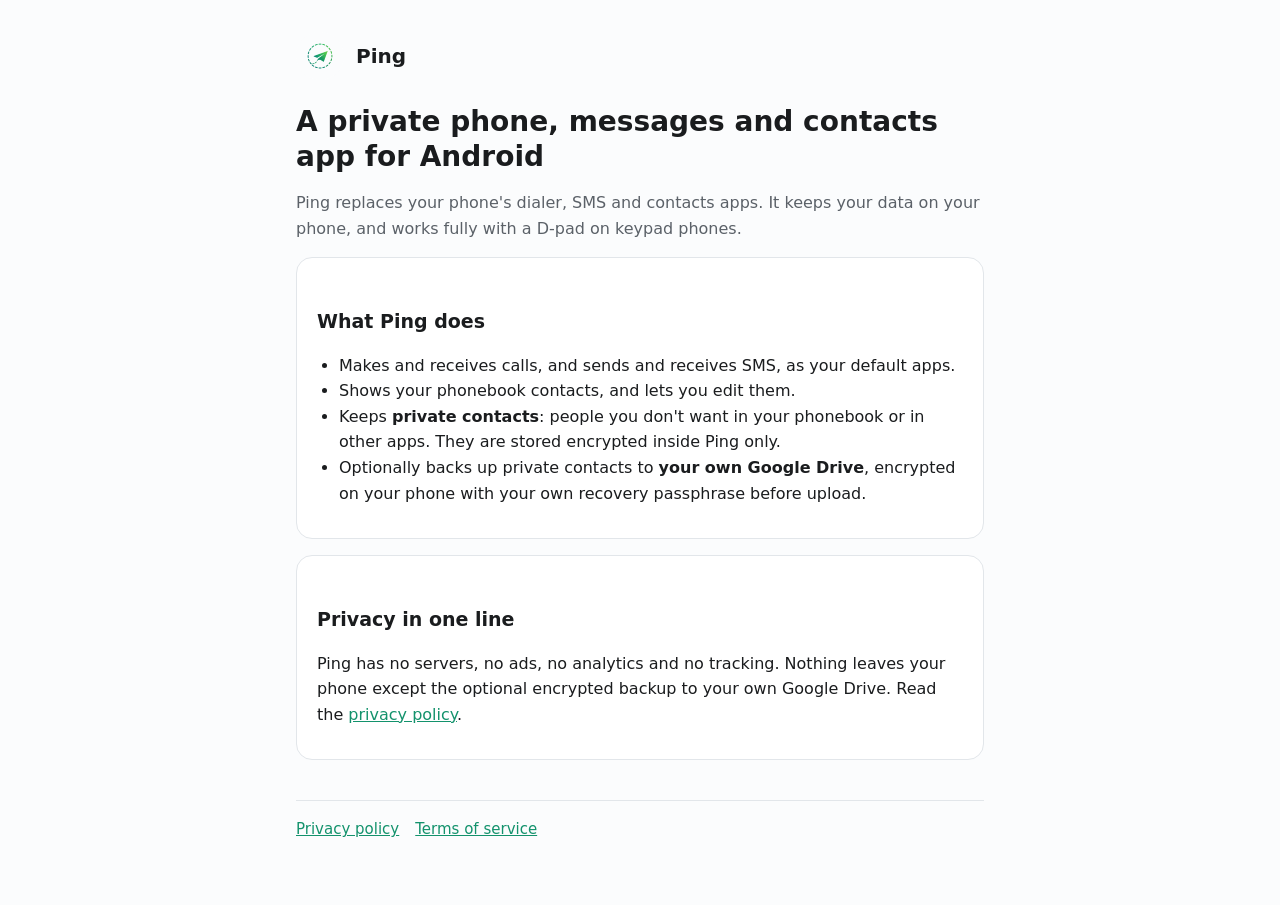
<file: index.html>
<!doctype html>
<html lang="en">
<head>
<meta charset="utf-8">
<meta name="viewport" content="width=device-width, initial-scale=1">
<title>Ping</title>
<meta name="description" content="Ping is a private dialer, messages and contacts app for Android.">
<link rel="icon" href="icon.png">
<link rel="stylesheet" href="style.css">
</head>
<body>
<main>
  <header><img src="icon.png" alt=""><a href="./">Ping</a></header>

  <h1>A private phone, messages and contacts app for Android</h1>
  <p class="muted">Ping replaces your phone's dialer, SMS and contacts apps. It keeps your data on
  your phone, and works fully with a D-pad on keypad phones.</p>

  <div class="card">
    <h2>What Ping does</h2>
    <ul>
      <li>Makes and receives calls, and sends and receives SMS, as your default apps.</li>
      <li>Shows your phonebook contacts, and lets you edit them.</li>
      <li>Keeps <strong>private contacts</strong>: people you don't want in your phonebook or in
        other apps. They are stored encrypted inside Ping only.</li>
      <li>Optionally backs up private contacts to <strong>your own Google Drive</strong>, encrypted
        on your phone with your own recovery passphrase before upload.</li>
    </ul>
  </div>

  <div class="card">
    <h2>Privacy in one line</h2>
    <p>Ping has no servers, no ads, no analytics and no tracking. Nothing leaves your phone except
    the optional encrypted backup to your own Google Drive. Read the
    <a href="privacy.html">privacy policy</a>.</p>
  </div>

  <nav>
    <a href="privacy.html">Privacy policy</a>
    <a href="terms.html">Terms of service</a>
  </nav>
</main>
</body>
</html>
</file>
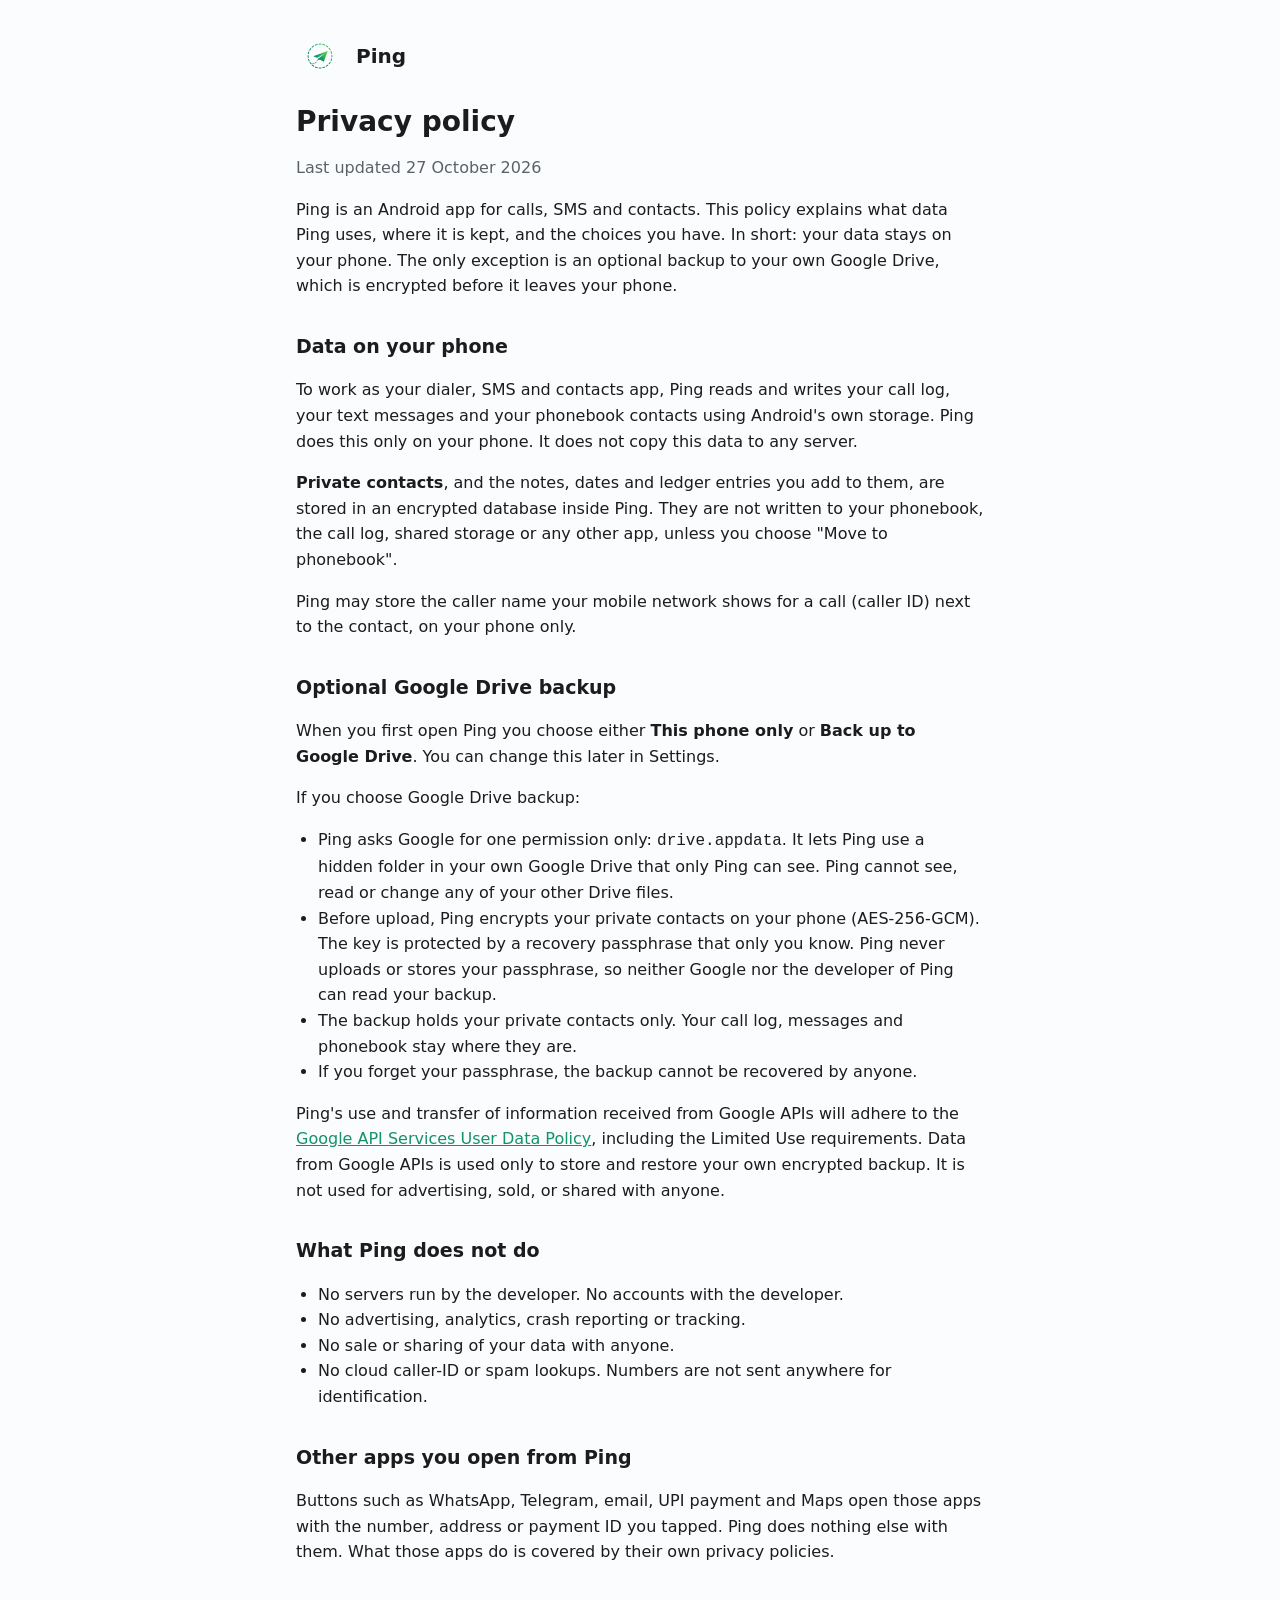
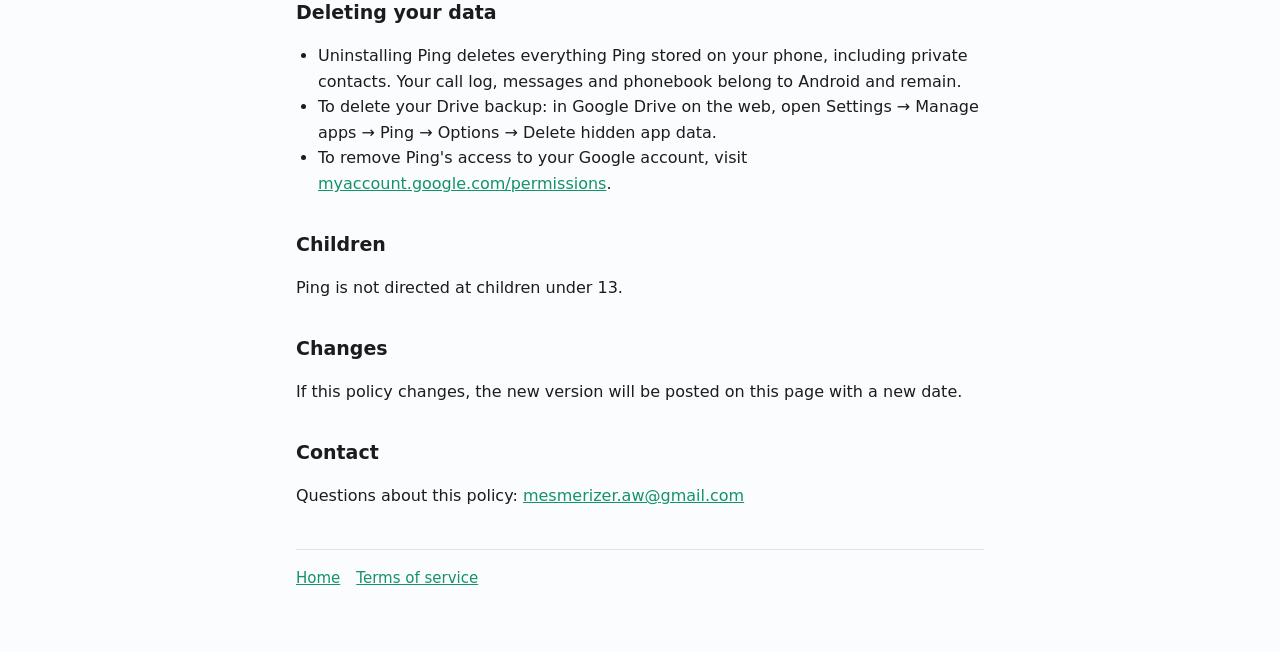
<file: privacy.html>
<!doctype html>
<html lang="en">
<head>
<meta charset="utf-8">
<meta name="viewport" content="width=device-width, initial-scale=1">
<title>Ping privacy policy</title>
<link rel="icon" href="icon.png">
<link rel="stylesheet" href="style.css">
</head>
<body>
<main>
  <header><img src="icon.png" alt=""><a href="./">Ping</a></header>

  <h1>Privacy policy</h1>
  <p class="muted">Last updated 27 October 2026</p>

  <p>Ping is an Android app for calls, SMS and contacts. This policy explains what data Ping uses,
  where it is kept, and the choices you have. In short: your data stays on your phone. The only
  exception is an optional backup to your own Google Drive, which is encrypted before it leaves
  your phone.</p>

  <h2>Data on your phone</h2>
  <p>To work as your dialer, SMS and contacts app, Ping reads and writes your call log, your text
  messages and your phonebook contacts using Android's own storage. Ping does this only on your
  phone. It does not copy this data to any server.</p>
  <p><strong>Private contacts</strong>, and the notes, dates and ledger entries you add to them, are
  stored in an encrypted database inside Ping. They are not written to your phonebook, the call log,
  shared storage or any other app, unless you choose "Move to phonebook".</p>
  <p>Ping may store the caller name your mobile network shows for a call (caller ID) next to the
  contact, on your phone only.</p>

  <h2>Optional Google Drive backup</h2>
  <p>When you first open Ping you choose either <strong>This phone only</strong> or
  <strong>Back up to Google Drive</strong>. You can change this later in Settings.</p>
  <p>If you choose Google Drive backup:</p>
  <ul>
    <li>Ping asks Google for one permission only: <code>drive.appdata</code>. It lets Ping use a
      hidden folder in your own Google Drive that only Ping can see. Ping cannot see, read or change
      any of your other Drive files.</li>
    <li>Before upload, Ping encrypts your private contacts on your phone (AES-256-GCM). The key is
      protected by a recovery passphrase that only you know. Ping never uploads or stores your
      passphrase, so neither Google nor the developer of Ping can read your backup.</li>
    <li>The backup holds your private contacts only. Your call log, messages and phonebook stay
      where they are.</li>
    <li>If you forget your passphrase, the backup cannot be recovered by anyone.</li>
  </ul>
  <p>Ping's use and transfer of information received from Google APIs will adhere to the
  <a href="https://developers.google.com/terms/api-services-user-data-policy">Google API Services
  User Data Policy</a>, including the Limited Use requirements. Data from Google APIs is used only
  to store and restore your own encrypted backup. It is not used for advertising, sold, or shared
  with anyone.</p>

  <h2>What Ping does not do</h2>
  <ul>
    <li>No servers run by the developer. No accounts with the developer.</li>
    <li>No advertising, analytics, crash reporting or tracking.</li>
    <li>No sale or sharing of your data with anyone.</li>
    <li>No cloud caller-ID or spam lookups. Numbers are not sent anywhere for identification.</li>
  </ul>

  <h2>Other apps you open from Ping</h2>
  <p>Buttons such as WhatsApp, Telegram, email, UPI payment and Maps open those apps with the
  number, address or payment ID you tapped. Ping does nothing else with them. What those apps do is
  covered by their own privacy policies.</p>

  <h2>Deleting your data</h2>
  <ul>
    <li>Uninstalling Ping deletes everything Ping stored on your phone, including private contacts.
      Your call log, messages and phonebook belong to Android and remain.</li>
    <li>To delete your Drive backup: in Google Drive on the web, open Settings → Manage apps → Ping
      → Options → Delete hidden app data.</li>
    <li>To remove Ping's access to your Google account, visit
      <a href="https://myaccount.google.com/permissions">myaccount.google.com/permissions</a>.</li>
  </ul>

  <h2>Children</h2>
  <p>Ping is not directed at children under 13.</p>

  <h2>Changes</h2>
  <p>If this policy changes, the new version will be posted on this page with a new date.</p>

  <h2>Contact</h2>
  <p>Questions about this policy: <a href="mailto:mesmerizer.aw@gmail.com">mesmerizer.aw@gmail.com</a></p>

  <nav>
    <a href="./">Home</a>
    <a href="terms.html">Terms of service</a>
  </nav>
</main>
</body>
</html>
</file>
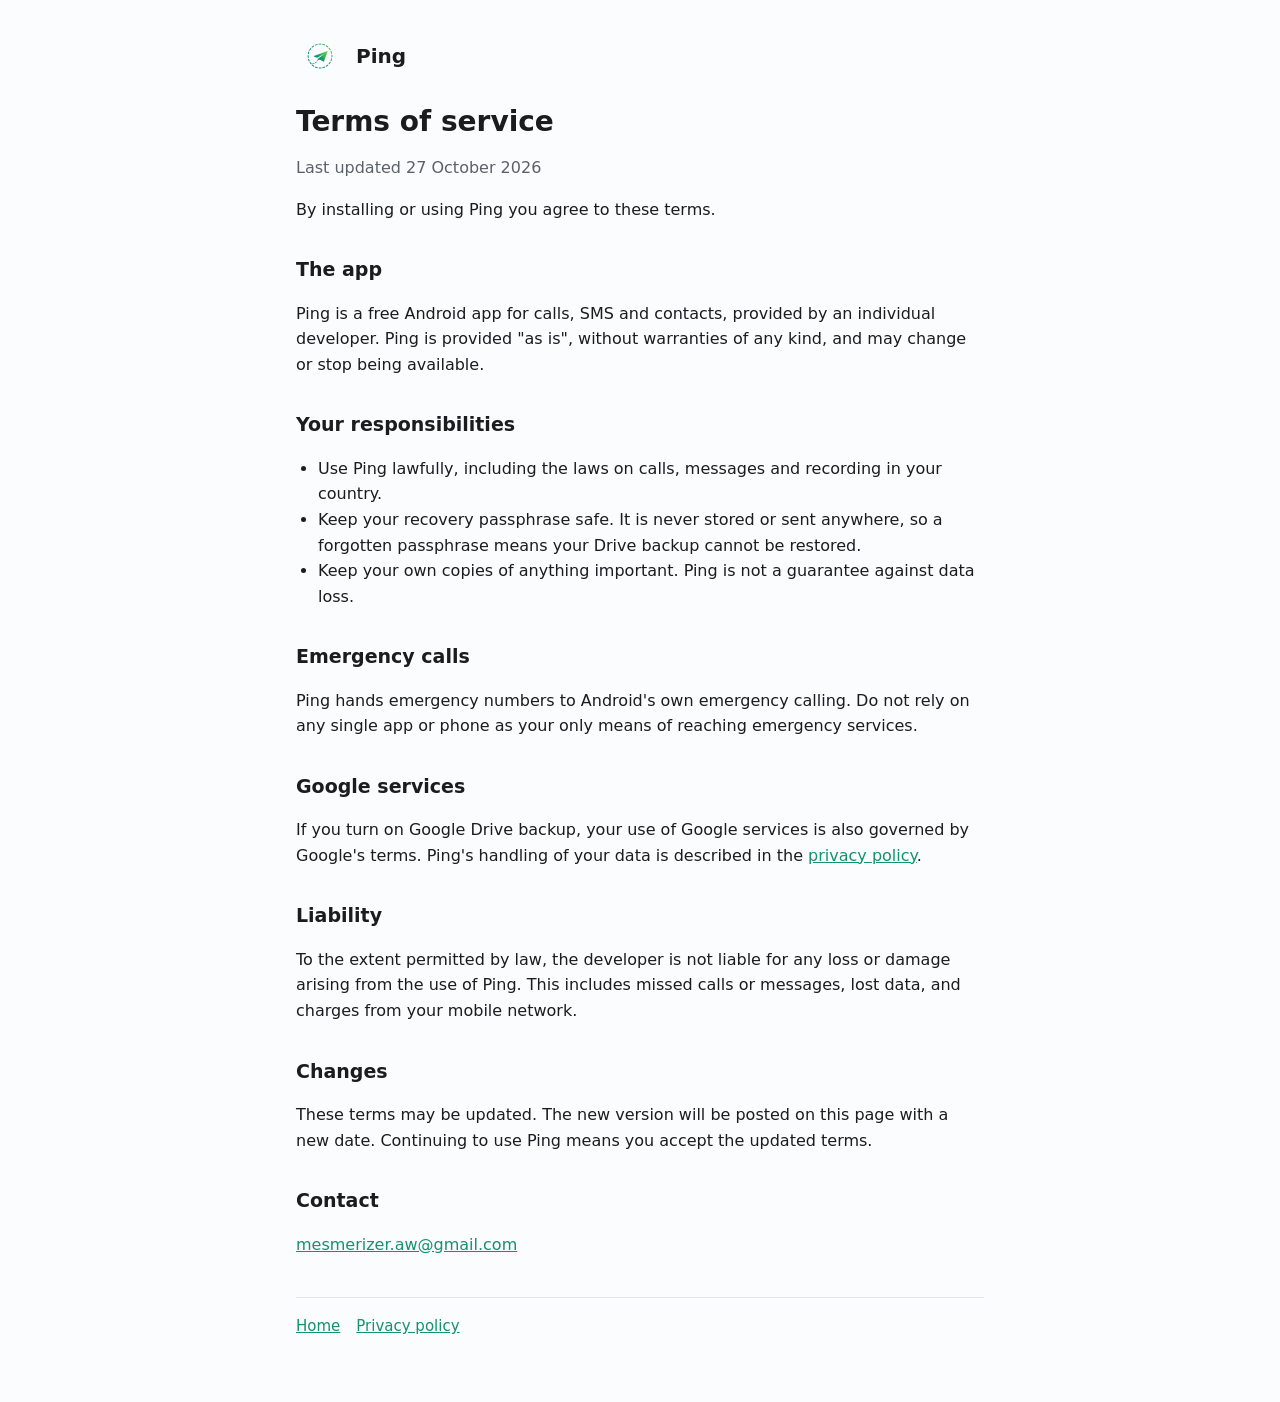
<file: terms.html>
<!doctype html>
<html lang="en">
<head>
<meta charset="utf-8">
<meta name="viewport" content="width=device-width, initial-scale=1">
<title>Ping terms of service</title>
<link rel="icon" href="icon.png">
<link rel="stylesheet" href="style.css">
</head>
<body>
<main>
  <header><img src="icon.png" alt=""><a href="./">Ping</a></header>

  <h1>Terms of service</h1>
  <p class="muted">Last updated 27 October 2026</p>

  <p>By installing or using Ping you agree to these terms.</p>

  <h2>The app</h2>
  <p>Ping is a free Android app for calls, SMS and contacts, provided by an individual developer.
  Ping is provided "as is", without warranties of any kind, and may change or stop being
  available.</p>

  <h2>Your responsibilities</h2>
  <ul>
    <li>Use Ping lawfully, including the laws on calls, messages and recording in your
      country.</li>
    <li>Keep your recovery passphrase safe. It is never stored or sent anywhere, so a forgotten
      passphrase means your Drive backup cannot be restored.</li>
    <li>Keep your own copies of anything important. Ping is not a guarantee against data
      loss.</li>
  </ul>

  <h2>Emergency calls</h2>
  <p>Ping hands emergency numbers to Android's own emergency calling. Do not rely on any single app
  or phone as your only means of reaching emergency services.</p>

  <h2>Google services</h2>
  <p>If you turn on Google Drive backup, your use of Google services is also governed by Google's
  terms. Ping's handling of your data is described in the <a href="privacy.html">privacy
  policy</a>.</p>

  <h2>Liability</h2>
  <p>To the extent permitted by law, the developer is not liable for any loss or damage arising
  from the use of Ping. This includes missed calls or messages, lost data, and charges from your
  mobile network.</p>

  <h2>Changes</h2>
  <p>These terms may be updated. The new version will be posted on this page with a new date.
  Continuing to use Ping means you accept the updated terms.</p>

  <h2>Contact</h2>
  <p><a href="mailto:mesmerizer.aw@gmail.com">mesmerizer.aw@gmail.com</a></p>

  <nav>
    <a href="./">Home</a>
    <a href="privacy.html">Privacy policy</a>
  </nav>
</main>
</body>
</html>
</file>
<file: style.css>
:root {
  --bg: #fbfcfd;
  --fg: #1a1c1e;
  --muted: #5b6168;
  --accent: #13926c;
  --card: #ffffff;
  --line: #e2e6ea;
}
@media (prefers-color-scheme: dark) {
  :root {
    --bg: #111416;
    --fg: #e3e6e9;
    --muted: #a3aab1;
    --accent: #5fd3a6;
    --card: #1a1e21;
    --line: #2b3034;
  }
}
* { box-sizing: border-box; }
body {
  margin: 0;
  background: var(--bg);
  color: var(--fg);
  font: 16px/1.6 system-ui, -apple-system, "Segoe UI", Roboto, sans-serif;
}
main { max-width: 720px; margin: 0 auto; padding: 32px 16px 64px; }
header { display: flex; align-items: center; gap: 12px; margin-bottom: 24px; }
header img { width: 48px; height: 48px; border-radius: 12px; }
header a { color: inherit; text-decoration: none; font-weight: 600; font-size: 20px; }
h1 { font-size: 28px; line-height: 1.25; margin: 0 0 8px; }
h2 { font-size: 19px; margin: 32px 0 8px; }
p, li { color: var(--fg); }
.muted { color: var(--muted); }
a { color: var(--accent); }
nav { display: flex; gap: 16px; flex-wrap: wrap; margin-top: 40px; padding-top: 16px;
      border-top: 1px solid var(--line); font-size: 15px; }
.card { background: var(--card); border: 1px solid var(--line); border-radius: 16px;
        padding: 16px 20px; margin: 16px 0; }
ul { padding-left: 22px; }
</file>
